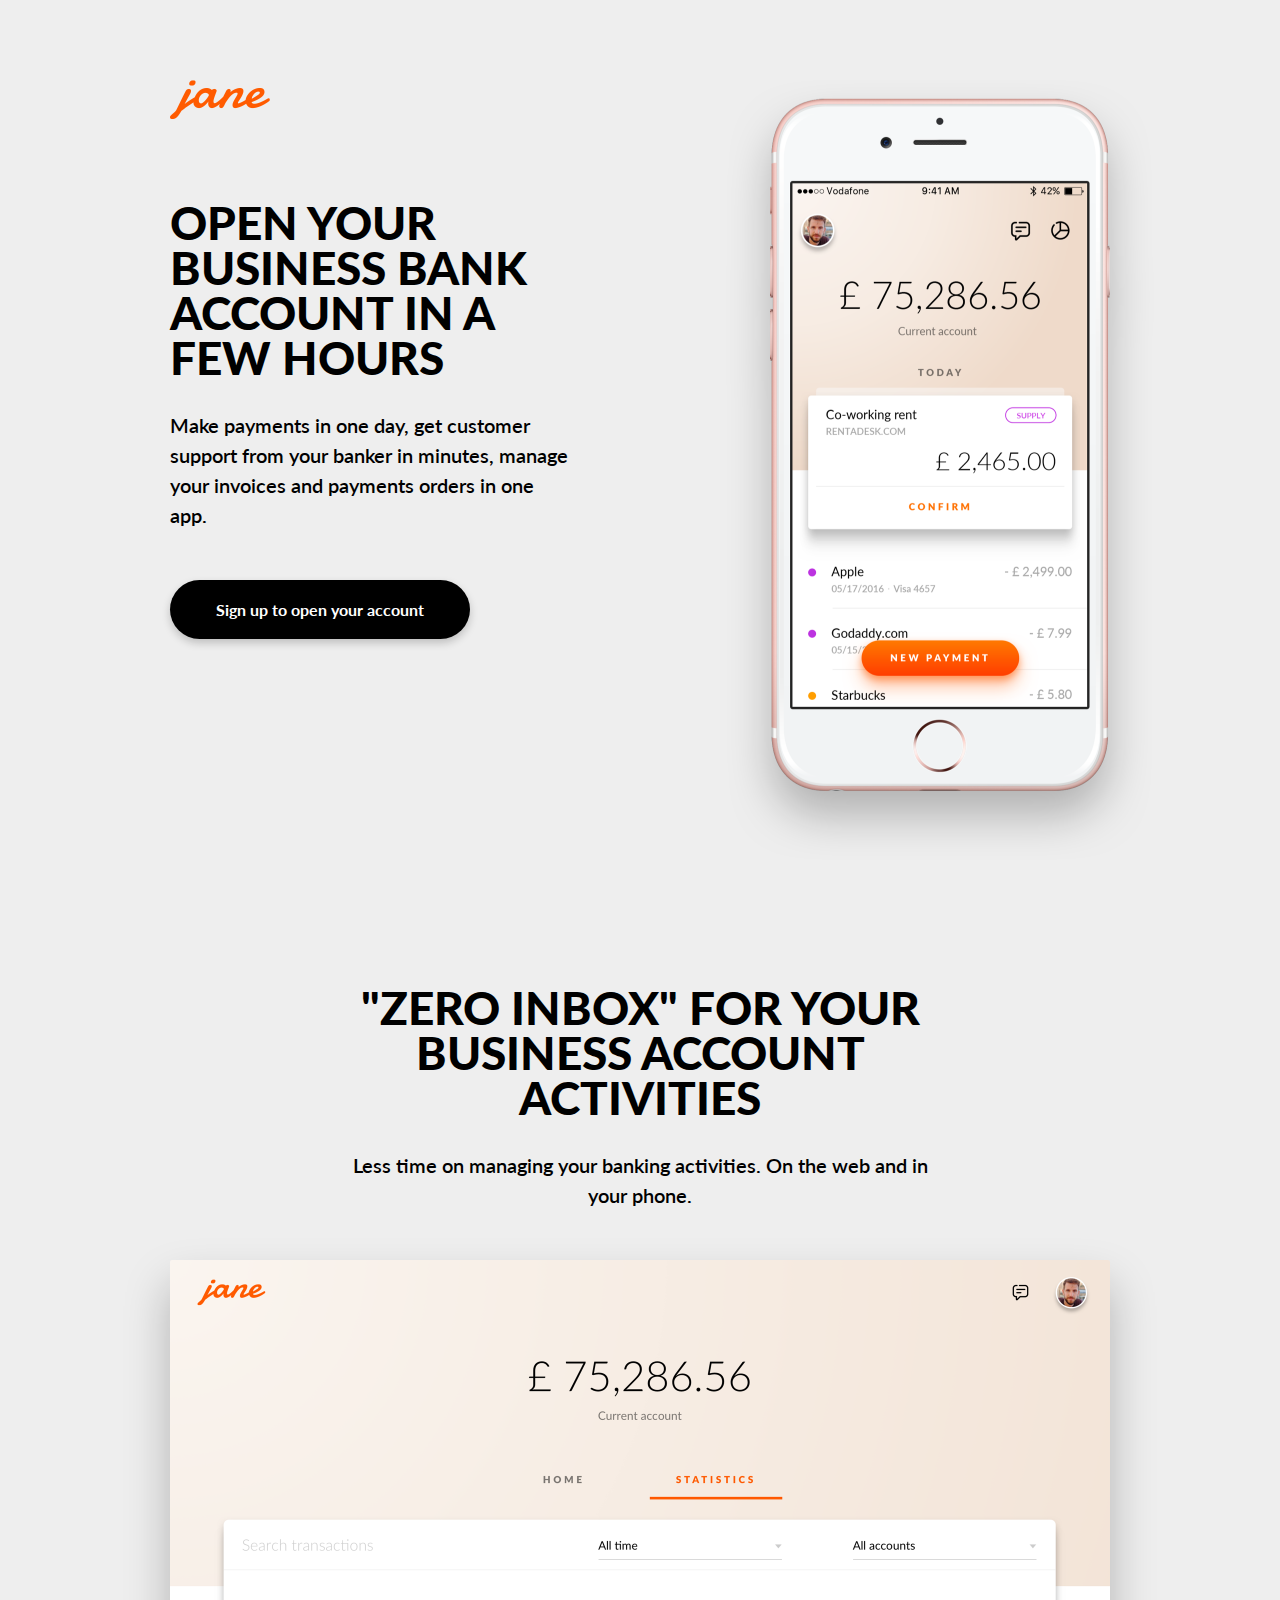
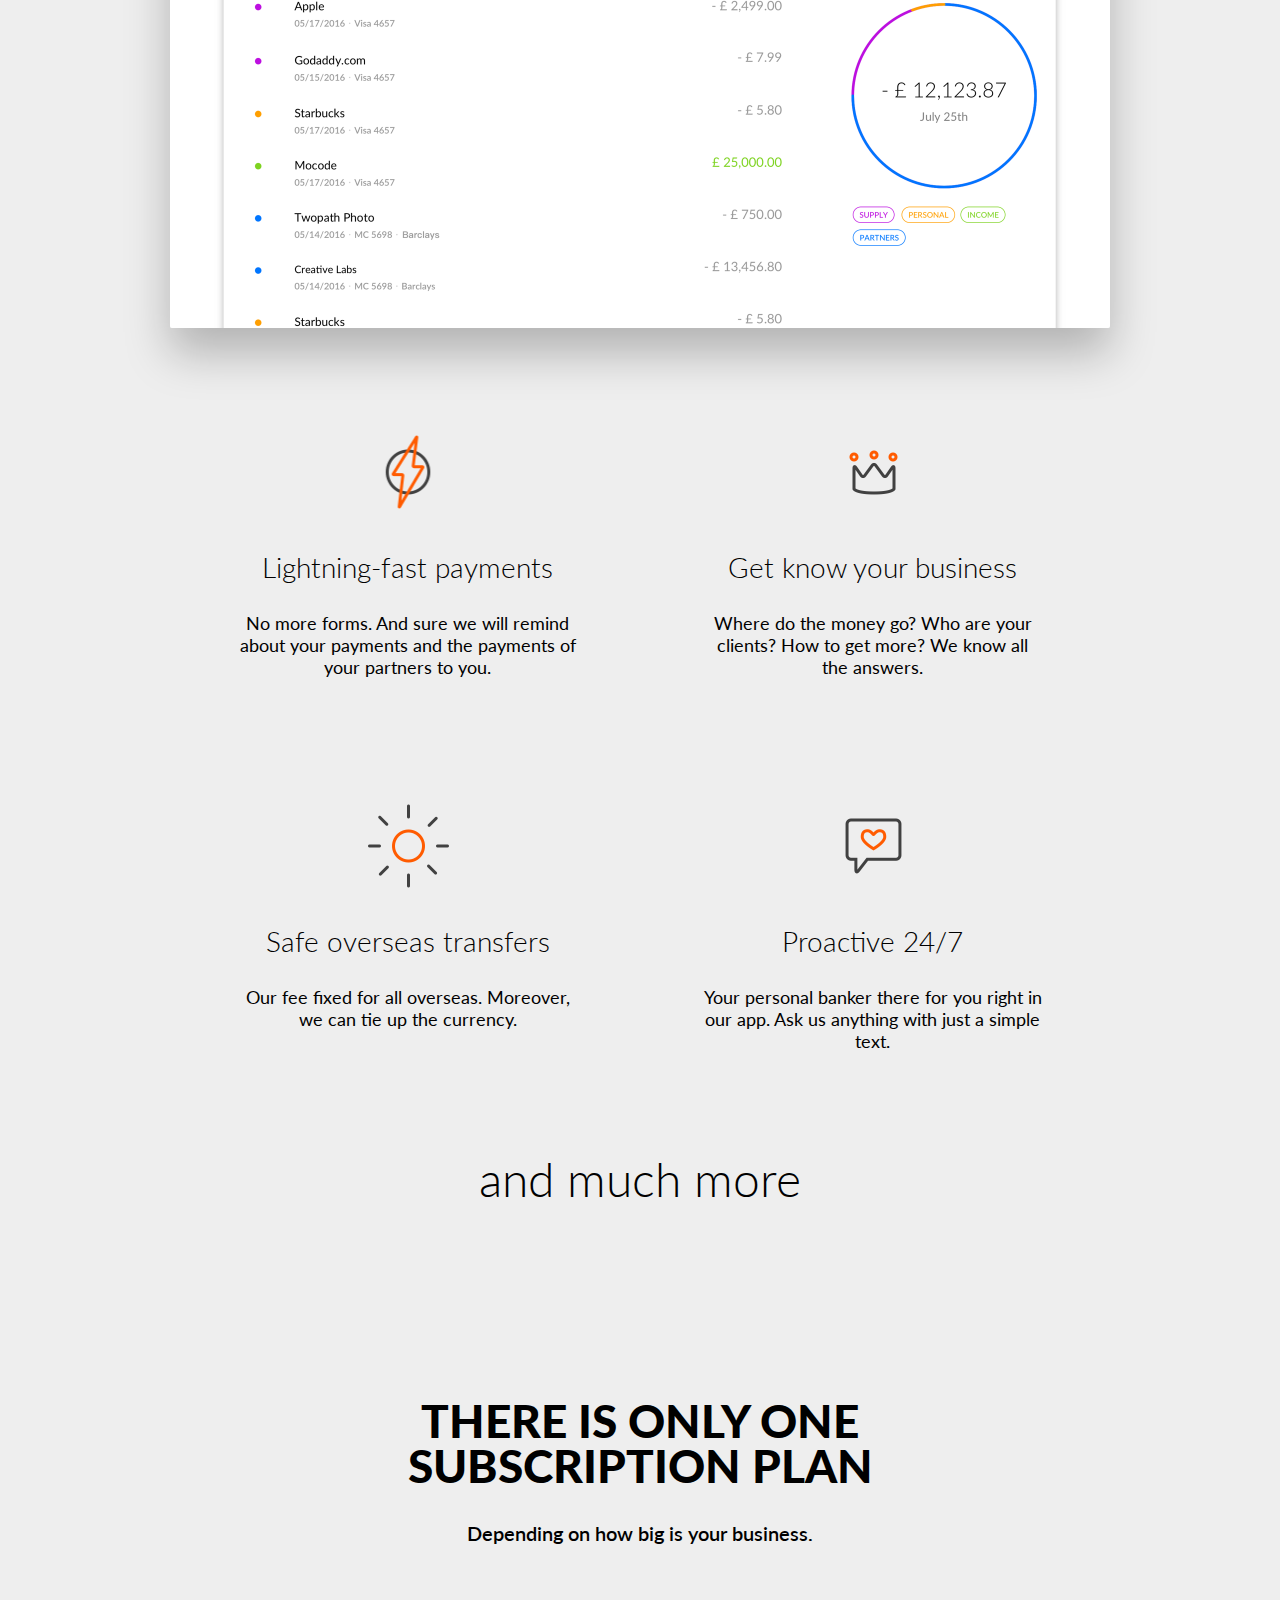
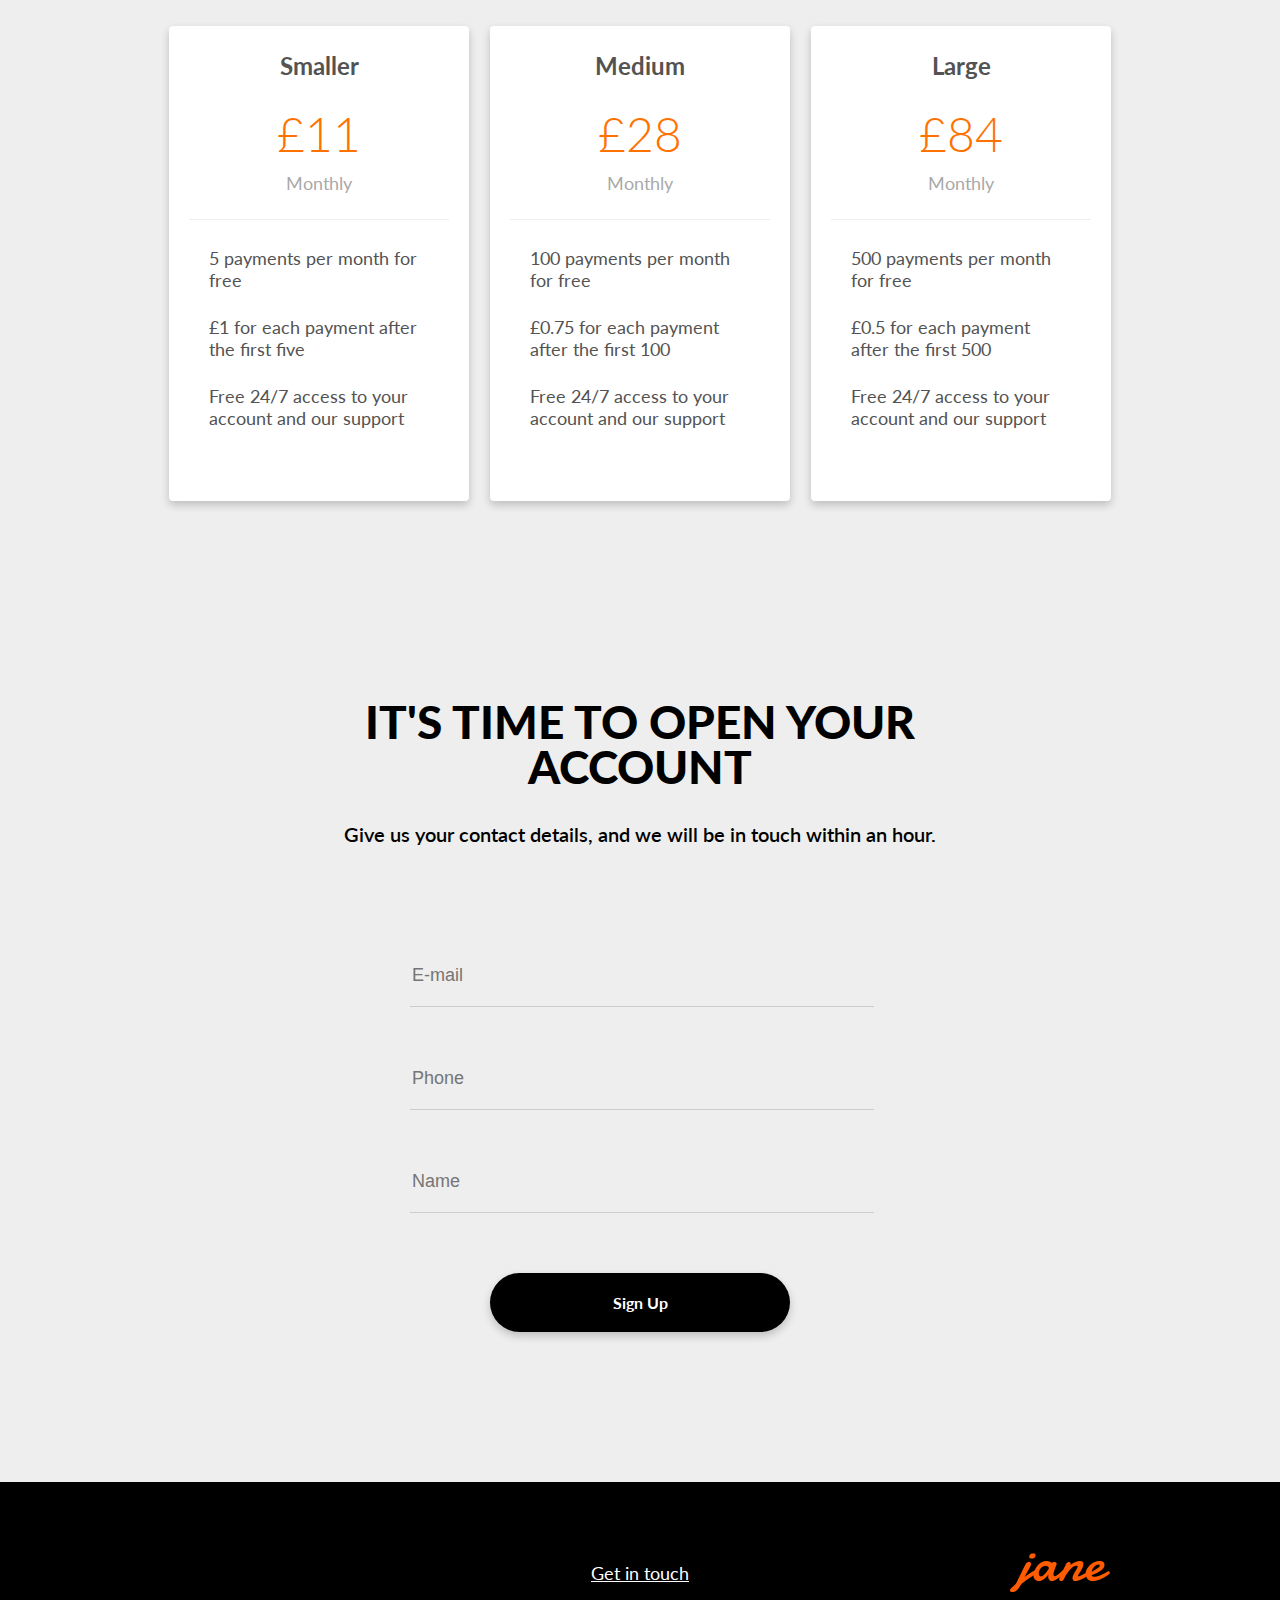
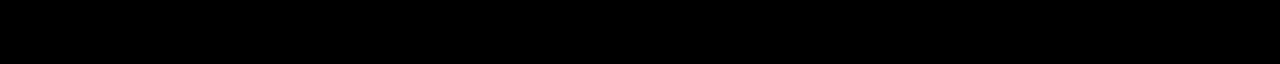
<file: index.html>
<!DOCTYPE html>
<html lang="en">
<head>
    <meta charset="UTF-8">
    <meta name="viewport" content="width=device-width, height=device-height, initial-scale=1.0, user-scalable=yes">
    <title>Jane</title>
    <link rel="stylesheet" href="css/styles.css" media="screen" title="no title">
</head>
<body>
    <section class="header">
        <header class="header-title">
            <div class="logo"></div>
            <h1 class="title">Open your business bank account in a few hours</h1>
            <p class="caption">Make payments in one day, get customer support from your banker in minutes, manage your invoices and payments orders in one app.</p>
            <button class="main-button" type="button" name="button">Sign up to open your account</button>
        </header>
    </section>
    <section class="app">
        <header class="app-title">
            <h1 class="title">"Zero inbox" for your business account activities</h1>
            <p class="caption">Less time on managing your banking activities. On the web and in your phone.</p>
        </header>
        <img class="app-img" src="./img/app_img.png" alt="" />
        <div class="app-list">
            <div class="app-feature icon_feature_1">
                <h4 class="app-feature__title">Lightning-fast payments</h4>
                <p class="app-feature__caption">No more forms. And sure we will remind about your payments and the payments of your partners to you.</p>
            </div>
            <div class="app-feature icon_feature_2">
                <h4 class="app-feature__title">Get know your business</h4>
                <p class="app-feature__caption">Where do the money go? Who are your clients? How to get more? We know all the answers.</p>
            </div>
            <div class="app-feature icon_feature_3">
                <h4 class="app-feature__title">Safe overseas transfers</h4>
                <p class="app-feature__caption">Our fee fixed for all overseas. Moreover, we can tie up the currency.</p>
            </div>
            <div class="app-feature icon_feature_4">
                <h4 class="app-feature__title">Proactive 24/7</h4>
                <p class="app-feature__caption">Your personal banker there for you right in our app. Ask us anything with just a simple text.</p>
            </div>
        </div>
        <div class="app-feature__more">and much more</div>
    </section>
    <section class="plan">
        <header class="plan-title">
            <h1 class="title">There is only one subscription plan</h1>
            <p class="caption">Depending on how big is your business.</p>
        </header>
        <div class="plan-item">
            <h3 class="plan-item__title">Smaller</h3>
            <h2 class="plan-item__cost">£11</h2>
            <span class="plan-item__period">Monthly</span>
            <div class="plan-item__divider"></div>
            <ul class="plan-item__list">
                <li class="plan-item__list-item">5 payments per month for free</li>
                <li class="plan-item__list-item">£1 for each payment after the first five</li>
                <li class="plan-item__list-item">Free 24/7 access to your account and our support</li>
            </ul>
        </div>
        <div class="plan-item">
            <h3 class="plan-item__title">Medium</h3>
            <h2 class="plan-item__cost">£28</h2>
            <span class="plan-item__period">Monthly</span>
            <div class="plan-item__divider"></div>
            <ul class="plan-item__list">
                <li class="plan-item__list-item">100 payments per month for free</li>
                <li class="plan-item__list-item">£0.75 for each payment after the first 100</li>
                <li class="plan-item__list-item">Free 24/7 access to your account and our support</li>
            </ul>
        </div>
        <div class="plan-item">
            <h3 class="plan-item__title">Large</h3>
            <h2 class="plan-item__cost">£84</h2>
            <span class="plan-item__period">Monthly</span>
            <div class="plan-item__divider"></div>
            <ul class="plan-item__list">
                <li class="plan-item__list-item">500 payments per month for free</li>
                <li class="plan-item__list-item">£0.5 for each payment after the first 500</li>
                <li class="plan-item__list-item">Free 24/7 access to your account and our support</li>
            </ul>
        </div>
    </section>
    <section class="contact">
        <header class="contact-title">
            <h1 class="title">It's time to open your account</h1>
            <p class="caption">Give us your contact details, and we will be in touch within an hour.</p>
        </header>
        <form class="contact-form" action="index.html" method="post">
            <input class="contact-form__input" type="text" name="name" value="" placeholder="E-mail">
            <input class="contact-form__input" type="text" name="name" value="" placeholder="Phone">
            <input class="contact-form__input" type="text" name="name" value="" placeholder="Name">
            <button class="main-button" type="button" name="button">Sign Up</button>
        </form>
    </section>
    <footer class="footer">
        <div class="footer-block">
            <a class="footer-link" href="mailto:team@octoberry.ru?subject=Bank Anna">Get in touch</a>
            <div class="logo"></div>
        </div>
    </footer>
</body>
</html>
</file>
<file: css/styles.css>
@import 'https://fonts.googleapis.com/css?family=Lato:100,300,400,600,700,900';

body {
    background-color: #eeeeee;
    margin: 0;
    padding: 0;
    text-align: center;
    font-family: 'Lato', sans-serif;
    font-size: 18px;
}

.header {
    max-width: 1030px;
    margin: 0 auto;
    text-align: left;
    background: url('../img/mobile_img.png') no-repeat;
    background-position: right;
    background-size: 430px 782px;
    padding-bottom: 300px;
}
.header-title {
    display: inline-block;
    max-width: 400px;
    vertical-align: top;
    margin-left: 45px;
    margin-top: 45px;;
}
.logo {
    width: 100px;
    height: 40px;
    background: url('../img/logo.png') no-repeat;
    background-size: contain;
    margin-top: 35px;
    margin-bottom: 80px;
}
.title {
    font-size: 46px;
    line-height: 45px;
    font-weight: 900;
    text-transform: uppercase;
    margin-bottom: 30px;
}
.caption {
    font-size: 20px;
    font-weight: 600;
    line-height: 30px;
}
.main-button {
    font-family: 'Lato', sans-serif;
    font-size: 16px;
    font-weight: 700;
    color: #fff;
    background-color: #000;
    border: 0;
    padding: 20px 0;
    width: 300px;
    border-radius: 42px;
    margin-top: 30px;
    transition: box-shadow .3s ease-out;
    box-shadow: rgba(0, 0, 0, 0.2) 0px 4px 8px;
    outline: none;
}
.main-button:hover {
    cursor: pointer;
    transition: box-shadow .3s ease-out;
    box-shadow: rgba(255, 91, 0, 0.2) 0px 2px 2px,
                rgba(255, 91, 0, 0.2) 0px 4px 4px,
                rgba(255, 91, 0, 0.2) 0px 8px 8px,
                rgba(255, 91, 0, 0.2) 0px 16px 16px,
                rgba(255, 91, 0, 0.2) 0px 32px 32px;
}

.app-title {
    padding: 15px 0 30px 0;
    max-width: 600px;
    margin: 0 auto;
}
.app-img {
    width: 100%;
    max-width: 940px;
    margin-bottom: 40px;
    border-radius: 2px;
    box-shadow: rgba(0, 0, 0, 0.25) 0px 25px 45px;
}
.app-list {
    max-width: 940px;
    margin: 0 auto;
}
.app-feature {
    max-width: 340px;
    display: inline-block;
    vertical-align: top;
    margin: 50px 60px;
    padding-top: 100px;
}
.icon_feature_1 {
    background: url('../img/feature_1.png') no-repeat;
    background-size: 100px 100px;
    background-position: center top;
}
.icon_feature_2 {
    background: url('../img/feature_2.png') no-repeat;
    background-size: 100px 100px;
    background-position: center top;
}
.icon_feature_3 {
    background: url('../img/feature_3.png') no-repeat;
    background-size: 100px 100px;
    background-position: center top;
}
.icon_feature_4 {
    background: url('../img/feature_4.png') no-repeat;
    background-size: 100px 100px;
    background-position: center top;
}
.app-feature__title {
    font-size: 28px;
    line-height: 30px;
    font-weight: 300;
    margin: 30px 0;
}
.app-feature__more {
    font-size: 48px;
    font-weight: 300;
    margin-top: 30px;
}

.plan-title,
.contact-title {
    padding: 160px 0 50px 0;
    max-width: 600px;
    margin: 0 auto;
}
.plan-item {
    display: inline-block;
    color: #535353;
    background-color: #fff;
    padding: 20px 20px 45px 20px;
    border-radius: 4px;
    width: 300px;
    margin: 8px;
    box-sizing: border-box;
    vertical-align: top;
    transition: box-shadow .3s ease-out;
    box-shadow: rgba(0, 0, 0, 0.2) 0px 4px 8px;
}
.plan-item:hover {
    transition: box-shadow .3s ease-out;
    box-shadow: rgba(255, 91, 0, 0.1) 0px 2px 2px,
                rgba(255, 91, 0, 0.1) 0px 4px 4px,
                rgba(255, 91, 0, 0.1) 0px 8px 8px,
                rgba(255, 91, 0, 0.1) 0px 16px 16px,
                rgba(255, 91, 0, 0.1) 0px 32px 32px,
                rgba(255, 91, 0, 0.1) 0px 64px 64px;
}
.plan-item__title {
    font-size: 24px;
    font-weight: 700;
    margin: 5px 0;
}
.plan-item__cost {
    font-size: 48px;
    font-weight: 300;
    color: #FF7200;
    margin-top: 25px;
    margin-bottom: 10px;
}
.plan-item__period {
    opacity: 0.5;
}
.plan-item__divider {
    height: 1px;
    background-color: #EEEEEE;
    margin: 25px 0;
}
.plan-item__list {
    text-align: left;
    list-style-type: none;
    padding: 2px 20px;
    margin: 0;
}
.plan-item__list-item {
    margin-bottom: 25px;
}

.contact {
    padding-bottom: 150px;
}
.contact-form {
    padding-top: 45px;
    max-width: 460px;
    margin: 0 auto;
}
.contact-form__input {
    font-family: 'Avenir Next', sans-serif;
    font-size: 18px;
    font-weight: 400;
    display: block;
    background-color: transparent;
    border: 0;
    border-bottom: 1px solid #cccccc;
    margin: 0 auto;
    width: 100%;
    margin-bottom: 60px;
    padding-bottom: 20px;
    outline: none;
}
.contact-form__input:focus {
    transition: border-bottom .1s ease-out;
    border-bottom: 1px solid #FF7200;
}
.contact .main-button {
    margin-top: 0;
}

.footer {
    background-color: #000;
    padding: 80px 0;
}
.footer-block {
    max-width: 980px;
    margin: 0 auto;
    position: relative;
}
.footer-link {
    color: white;
    transition: color .1s ease-out;
}
.footer-link:hover {
    color: #FF7200;
    transition: color .1s ease-out;
}
.footer .logo {
    margin: 0;
    display: inline-block;
    position: absolute;
    right: 20px;
    top: -9px;
}

@media (max-width: 800px) {
    .header {
        text-align: center;
        background-size: 315px;
        background-position: bottom center;
        padding-bottom: 640px;
    }
    .header-title {
        margin-left: 0;
        margin-top: 25px;
        max-width: 600px;
    }
    .logo {
        margin: 0 auto;
        margin-top: 45px;
        margin-bottom: 45px;
    }
}

@media (max-width: 414px) {
    .header {
        background-size: 260px;
        padding-bottom: 540px;
    }
    .logo {
        margin: 0 auto;
        margin-top: 45px;
        margin-bottom: 45px;
    }
    .header-title {
        margin: 0;
    }
    .title {
        font-size: 30px;
        line-height: 35px;
        padding: 0 20px;
    }
    .caption {
        font-size: 16px;
        line-height: 24px;
        font-weight: normal;
        padding: 0 20px;
    }
    .main-button {
        width: 280px;
    }
    .app-title {
        padding-top: 40px;
    }
    .plan-title,
    .contact-title {
        padding-top: 80px;
    }
    .app-img {
        display: none;
    }
    .app-feature {
        margin: 40px 25px;
    }
    .app-feature__title {
        font-size: 24px;
        margin-bottom: 0;
        margin-top: 20px;
    }
    .app-feature__caption {
        font-size: 16px;
    }
    .app-feature__more {
        font-size: 30px;
        margin-top: 50px;
    }
    .plan-item {
        width: 260px;
        padding: 20px;
        font-size: 16px;
        margin-bottom: 20px;
    }
    .plan-item__title {
        font-size: 20px;
    }
    .plan-item__cost {
        font-size: 40px;
        margin-top: 15px;
    }
    .plan-item__list {
        padding: 0 10px;
    }
    .plan-item__list-item {
        margin-bottom: 15px;
        text-align: center;
    }
    .contact {
        padding-bottom: 100px;
    }
    .contact-form {
        padding: 25px 20px 0 20px;
    }
    .footer .logo {
        position: static;
        display: block;
        margin: 0 auto;
        margin-top: 50px;
    }
}
</file>
